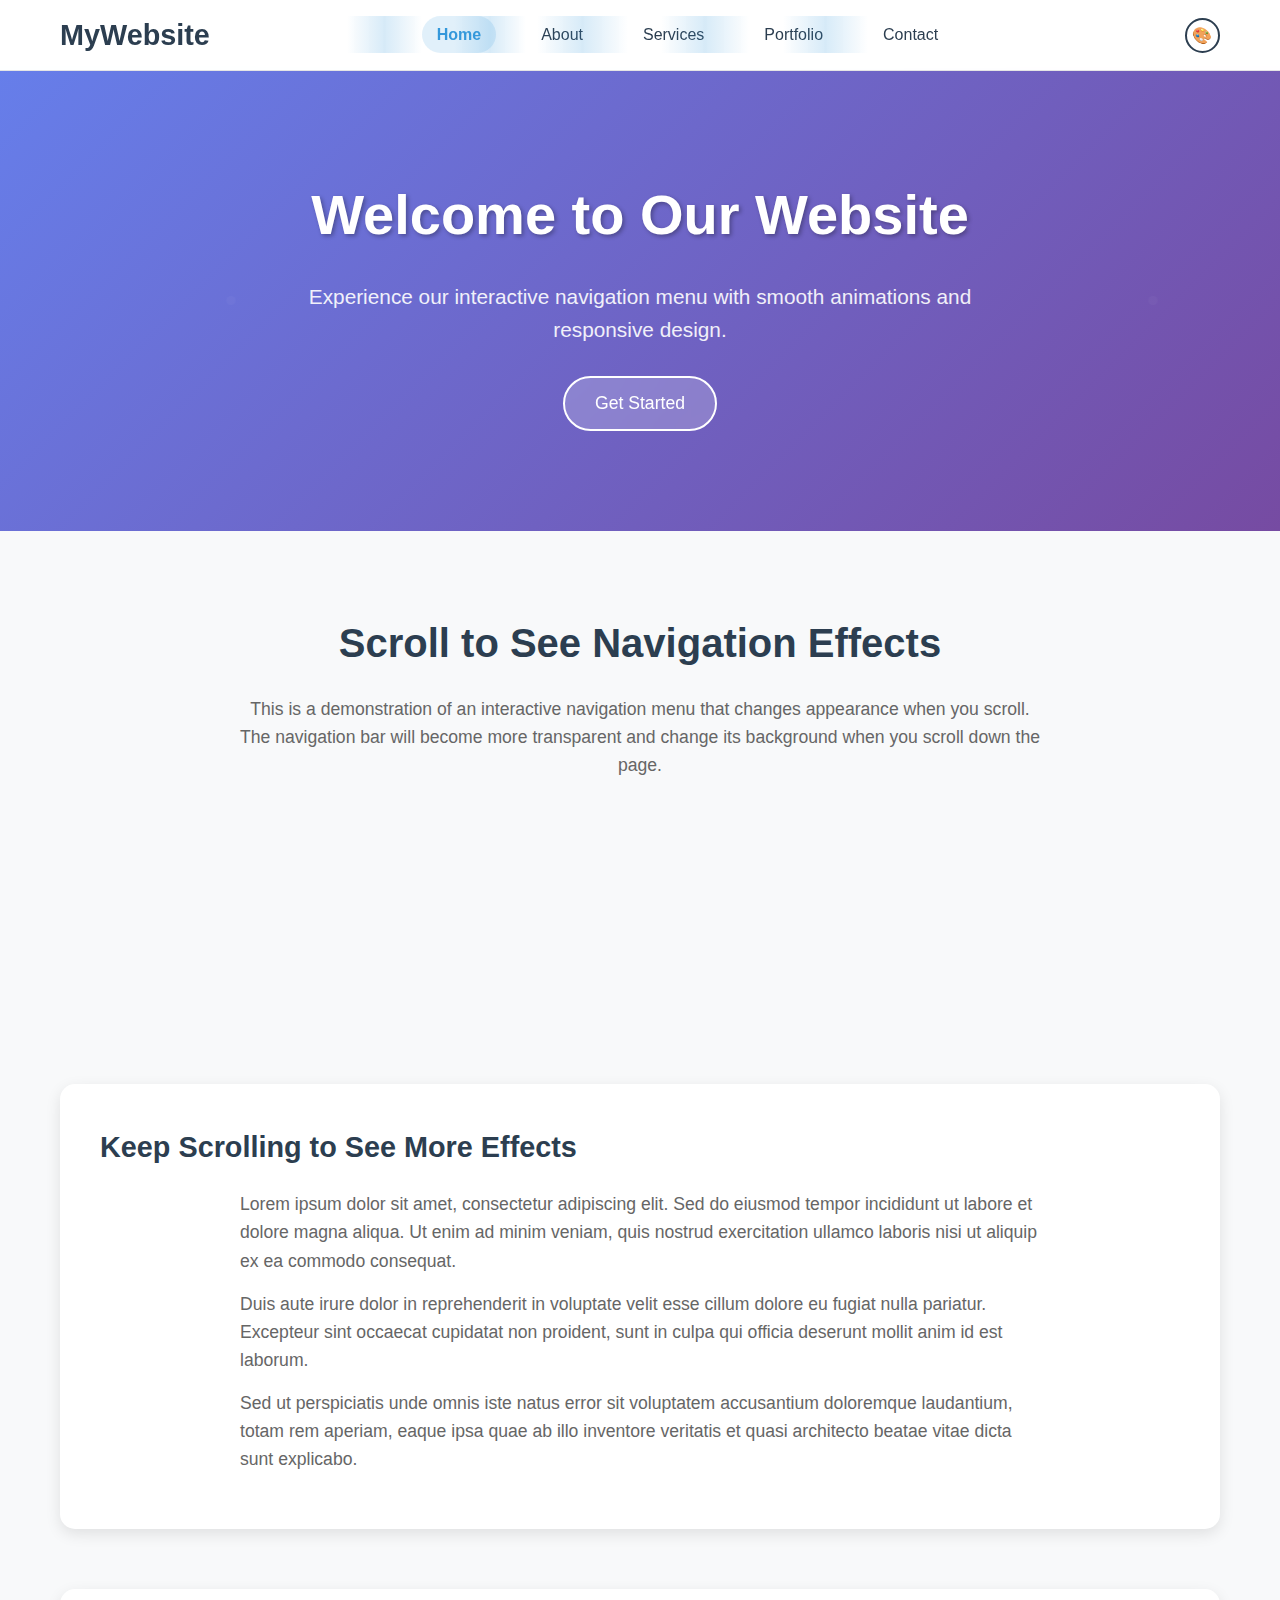
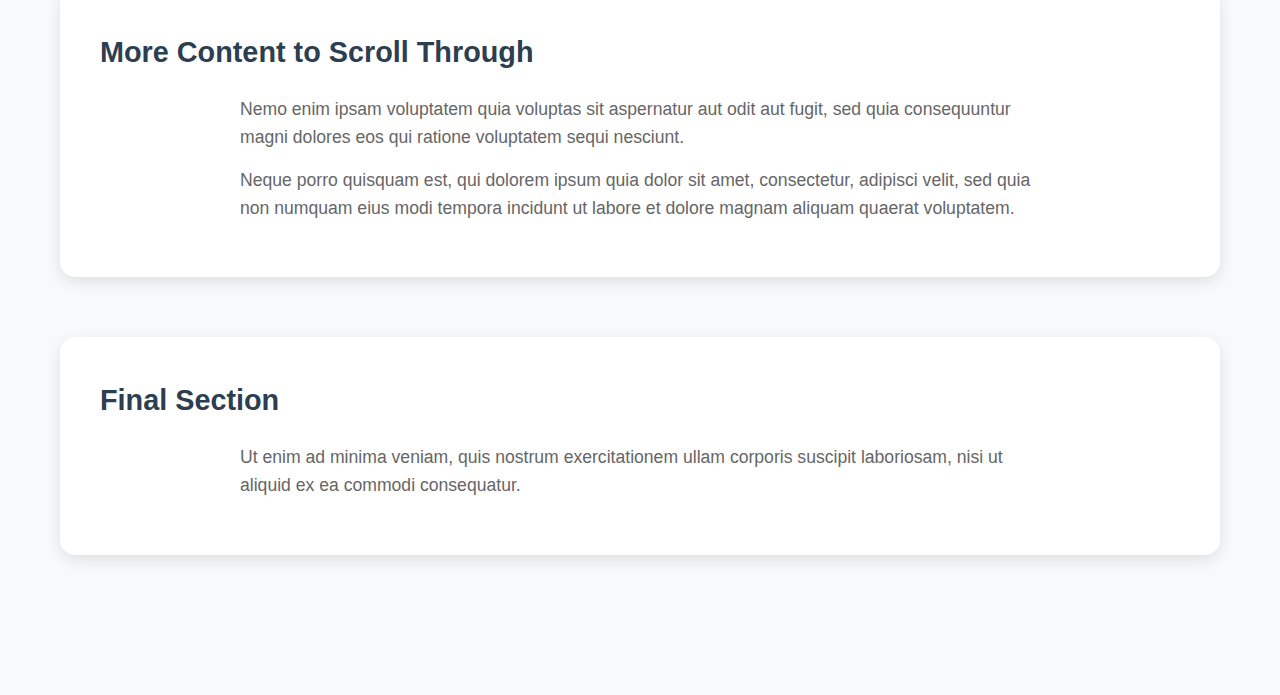
<file: index.html>
<!DOCTYPE html>
<html lang="en">
<head>
    <meta charset="UTF-8">
    <meta name="viewport" content="width=device-width, initial-scale=1.0">
    <title>Interactive Navigation Menu</title>
    <link rel="stylesheet" href="styles.css">
</head>
<body>
    <!-- Navigation Menu -->
    <nav class="navbar" id="navbar">
        <div class="nav-container">
            <div class="nav-logo">
                <a href="index.html">MyWebsite</a>
            </div>
            <ul class="nav-menu" id="nav-menu">
                <li class="nav-item">
                    <a href="index.html" class="nav-link active">Home</a>
                </li>
                <li class="nav-item">
                    <a href="about.html" class="nav-link">About</a>
                </li>
                <li class="nav-item">
                    <a href="services.html" class="nav-link">Services</a>
                </li>
                <li class="nav-item">
                    <a href="portfolio.html" class="nav-link">Portfolio</a>
                </li>
                <li class="nav-item">
                    <a href="contact.html" class="nav-link">Contact</a>
                </li>
            </ul>
            <div class="color-picker">
                <button class="color-picker-btn" id="color-picker-btn">🎨</button>
                <div class="color-options" id="color-options">
                    <div class="color-option active" data-color="default" title="Default"></div>
                    <div class="color-option" data-color="blue" title="Blue"></div>
                    <div class="color-option" data-color="green" title="Green"></div>
                    <div class="color-option" data-color="purple" title="Purple"></div>
                    <div class="color-option" data-color="orange" title="Orange"></div>
                    <div class="color-option" data-color="red" title="Red"></div>
                </div>
            </div>
            <div class="nav-toggle" id="mobile-menu">
                <span class="bar"></span>
                <span class="bar"></span>
                <span class="bar"></span>
            </div>
        </div>
    </nav>

    <!-- Main Content -->
    <main class="main-content">
        <section class="hero">
            <div class="hero-content">
                <h1>Welcome to Our Website</h1>
                <p>Experience our interactive navigation menu with smooth animations and responsive design.</p>
                <button class="cta-button">Get Started</button>
            </div>
        </section>

        <section class="content-section">
            <div class="container">
                <h2>Scroll to See Navigation Effects</h2>
                <p>This is a demonstration of an interactive navigation menu that changes appearance when you scroll. The navigation bar will become more transparent and change its background when you scroll down the page.</p>
                
                <div class="feature-grid">
                    <div class="feature-card">
                        <h3>Fixed Position</h3>
                        <p>The navigation stays visible at all times as you scroll through the page.</p>
                    </div>
                    <div class="feature-card">
                        <h3>Hover Effects</h3>
                        <p>Menu items have smooth hover animations with color transitions.</p>
                    </div>
                    <div class="feature-card">
                        <h3>Scroll Detection</h3>
                        <p>The navigation changes style based on scroll position for better UX.</p>
                    </div>
                    <div class="feature-card">
                        <h3>Responsive Design</h3>
                        <p>Works perfectly on desktop, tablet, and mobile devices.</p>
                    </div>
                </div>

                <div class="spacer">
                    <h3>Keep Scrolling to See More Effects</h3>
                    <p>Lorem ipsum dolor sit amet, consectetur adipiscing elit. Sed do eiusmod tempor incididunt ut labore et dolore magna aliqua. Ut enim ad minim veniam, quis nostrud exercitation ullamco laboris nisi ut aliquip ex ea commodo consequat.</p>
                    <p>Duis aute irure dolor in reprehenderit in voluptate velit esse cillum dolore eu fugiat nulla pariatur. Excepteur sint occaecat cupidatat non proident, sunt in culpa qui officia deserunt mollit anim id est laborum.</p>
                    <p>Sed ut perspiciatis unde omnis iste natus error sit voluptatem accusantium doloremque laudantium, totam rem aperiam, eaque ipsa quae ab illo inventore veritatis et quasi architecto beatae vitae dicta sunt explicabo.</p>
                </div>

                <div class="spacer">
                    <h3>More Content to Scroll Through</h3>
                    <p>Nemo enim ipsam voluptatem quia voluptas sit aspernatur aut odit aut fugit, sed quia consequuntur magni dolores eos qui ratione voluptatem sequi nesciunt.</p>
                    <p>Neque porro quisquam est, qui dolorem ipsum quia dolor sit amet, consectetur, adipisci velit, sed quia non numquam eius modi tempora incidunt ut labore et dolore magnam aliquam quaerat voluptatem.</p>
                </div>

                <div class="spacer">
                    <h3>Final Section</h3>
                    <p>Ut enim ad minima veniam, quis nostrum exercitationem ullam corporis suscipit laboriosam, nisi ut aliquid ex ea commodi consequatur.</p>
                </div>
            </div>
        </section>
    </main>

    <script src="script.js"></script>
</body>
</html>
</file>
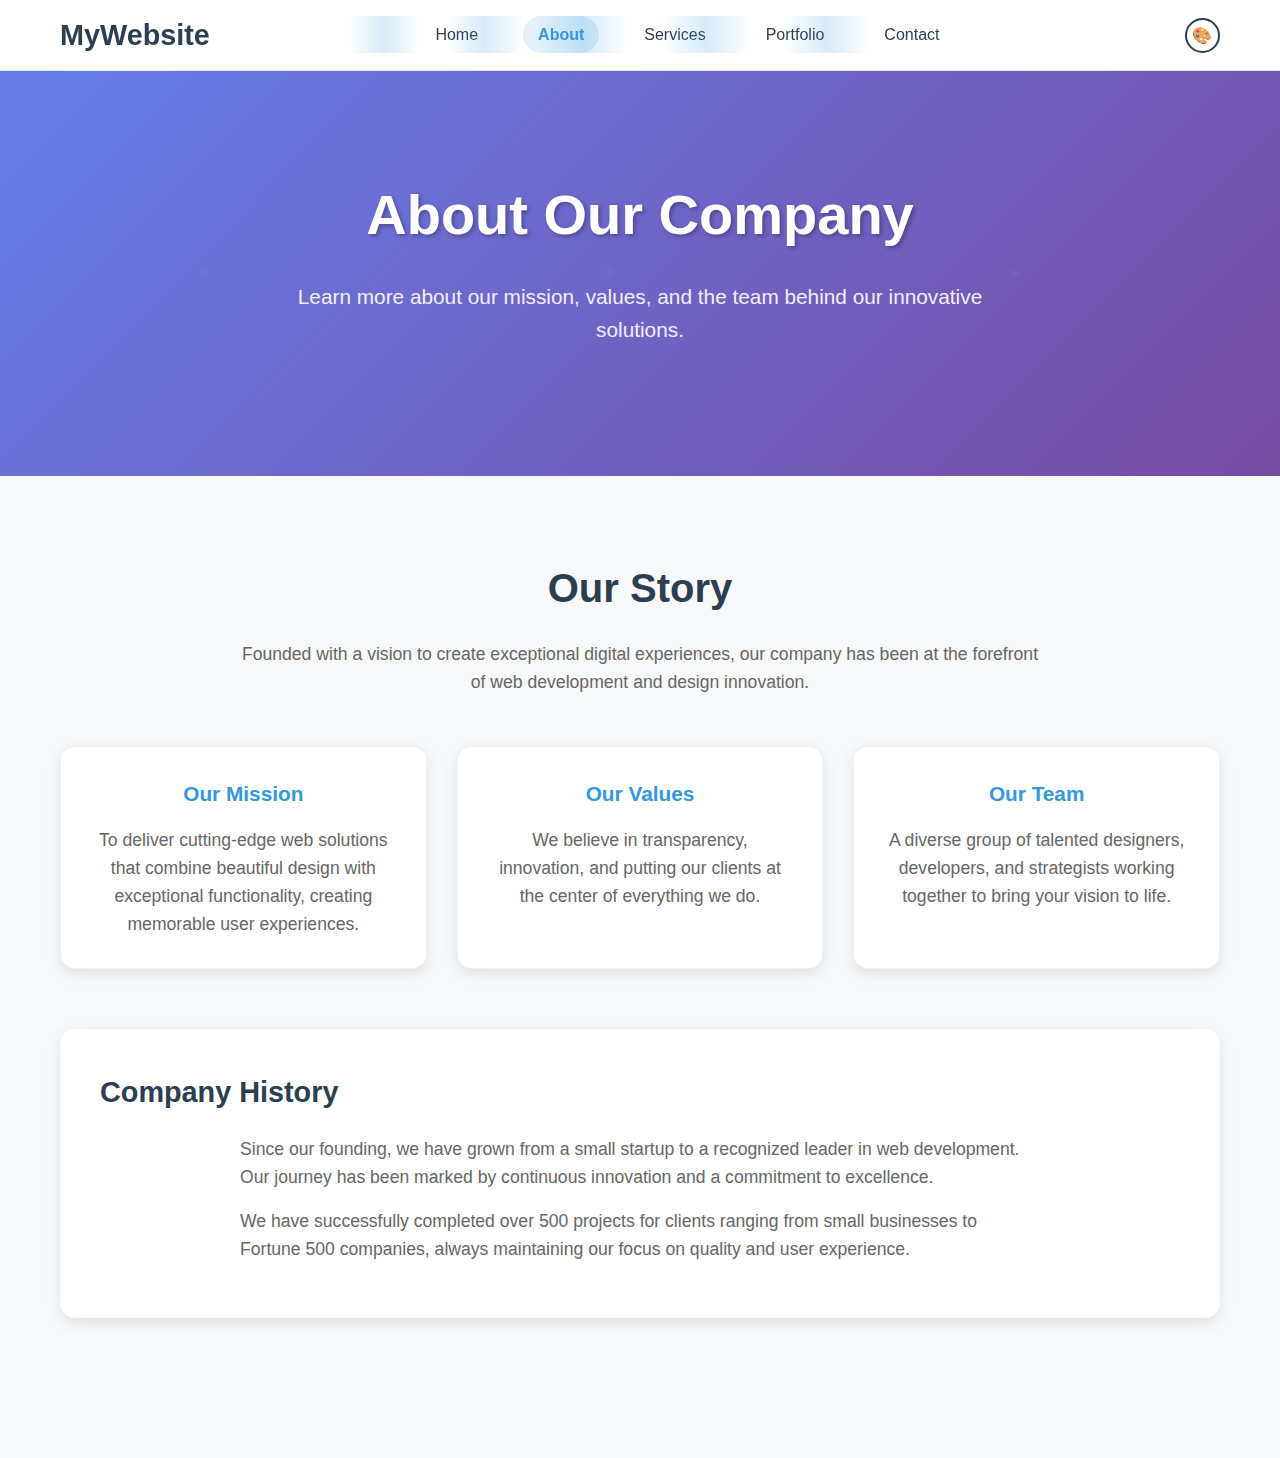
<file: about.html>
<!DOCTYPE html>
<html lang="en">
<head>
    <meta charset="UTF-8">
    <meta name="viewport" content="width=device-width, initial-scale=1.0">
    <title>About Us - Interactive Navigation Menu</title>
    <link rel="stylesheet" href="styles.css">
</head>
<body>
    <!-- Navigation Menu -->
    <nav class="navbar" id="navbar">
        <div class="nav-container">
            <div class="nav-logo">
                <a href="index.html">MyWebsite</a>
            </div>
            <ul class="nav-menu" id="nav-menu">
                <li class="nav-item">
                    <a href="index.html" class="nav-link">Home</a>
                </li>
                <li class="nav-item">
                    <a href="about.html" class="nav-link active">About</a>
                </li>
                <li class="nav-item">
                    <a href="services.html" class="nav-link">Services</a>
                </li>
                <li class="nav-item">
                    <a href="portfolio.html" class="nav-link">Portfolio</a>
                </li>
                <li class="nav-item">
                    <a href="contact.html" class="nav-link">Contact</a>
                </li>
            </ul>
            <div class="color-picker">
                <button class="color-picker-btn" id="color-picker-btn">🎨</button>
                <div class="color-options" id="color-options">
                    <div class="color-option active" data-color="default" title="Default"></div>
                    <div class="color-option" data-color="blue" title="Blue"></div>
                    <div class="color-option" data-color="green" title="Green"></div>
                    <div class="color-option" data-color="purple" title="Purple"></div>
                    <div class="color-option" data-color="orange" title="Orange"></div>
                    <div class="color-option" data-color="red" title="Red"></div>
                </div>
            </div>
            <div class="nav-toggle" id="mobile-menu">
                <span class="bar"></span>
                <span class="bar"></span>
                <span class="bar"></span>
            </div>
        </div>
    </nav>

    <!-- Main Content -->
    <main class="main-content">
        <section class="hero">
            <div class="hero-content">
                <h1>About Our Company</h1>
                <p>Learn more about our mission, values, and the team behind our innovative solutions.</p>
            </div>
        </section>

        <section class="content-section">
            <div class="container">
                <h2>Our Story</h2>
                <p>Founded with a vision to create exceptional digital experiences, our company has been at the forefront of web development and design innovation.</p>
                
                <div class="feature-grid">
                    <div class="feature-card">
                        <h3>Our Mission</h3>
                        <p>To deliver cutting-edge web solutions that combine beautiful design with exceptional functionality, creating memorable user experiences.</p>
                    </div>
                    <div class="feature-card">
                        <h3>Our Values</h3>
                        <p>We believe in transparency, innovation, and putting our clients at the center of everything we do.</p>
                    </div>
                    <div class="feature-card">
                        <h3>Our Team</h3>
                        <p>A diverse group of talented designers, developers, and strategists working together to bring your vision to life.</p>
                    </div>
                </div>

                <div class="spacer">
                    <h3>Company History</h3>
                    <p>Since our founding, we have grown from a small startup to a recognized leader in web development. Our journey has been marked by continuous innovation and a commitment to excellence.</p>
                    <p>We have successfully completed over 500 projects for clients ranging from small businesses to Fortune 500 companies, always maintaining our focus on quality and user experience.</p>
                </div>
            </div>
        </section>
    </main>

    <script src="script.js"></script>
</body>
</html>
</file>
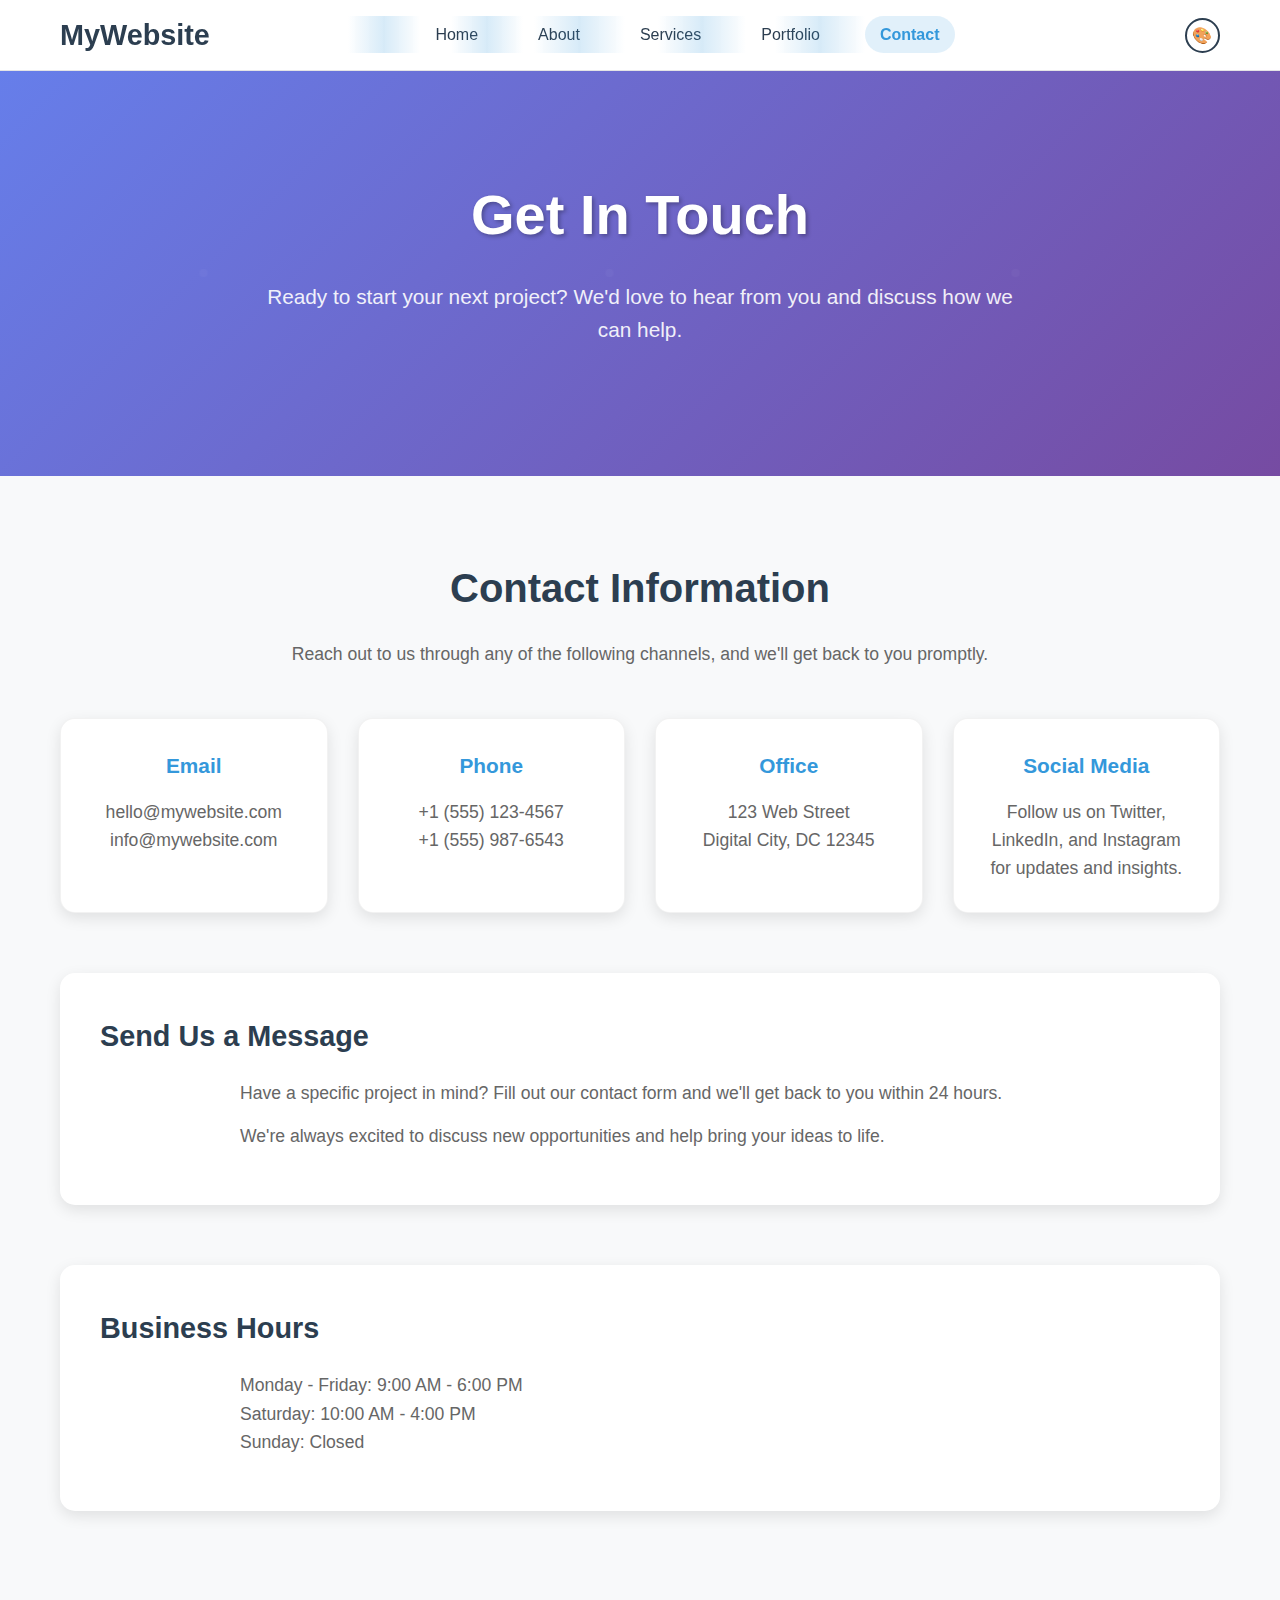
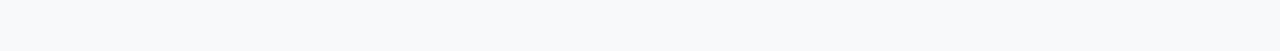
<file: contact.html>
<!DOCTYPE html>
<html lang="en">
<head>
    <meta charset="UTF-8">
    <meta name="viewport" content="width=device-width, initial-scale=1.0">
    <title>Contact - Interactive Navigation Menu</title>
    <link rel="stylesheet" href="styles.css">
</head>
<body>
    <!-- Navigation Menu -->
    <nav class="navbar" id="navbar">
        <div class="nav-container">
            <div class="nav-logo">
                <a href="index.html">MyWebsite</a>
            </div>
            <ul class="nav-menu" id="nav-menu">
                <li class="nav-item">
                    <a href="index.html" class="nav-link">Home</a>
                </li>
                <li class="nav-item">
                    <a href="about.html" class="nav-link">About</a>
                </li>
                <li class="nav-item">
                    <a href="services.html" class="nav-link">Services</a>
                </li>
                <li class="nav-item">
                    <a href="portfolio.html" class="nav-link">Portfolio</a>
                </li>
                <li class="nav-item">
                    <a href="contact.html" class="nav-link active">Contact</a>
                </li>
            </ul>
            <div class="color-picker">
                <button class="color-picker-btn" id="color-picker-btn">🎨</button>
                <div class="color-options" id="color-options">
                    <div class="color-option active" data-color="default" title="Default"></div>
                    <div class="color-option" data-color="blue" title="Blue"></div>
                    <div class="color-option" data-color="green" title="Green"></div>
                    <div class="color-option" data-color="purple" title="Purple"></div>
                    <div class="color-option" data-color="orange" title="Orange"></div>
                    <div class="color-option" data-color="red" title="Red"></div>
                </div>
            </div>
            <div class="nav-toggle" id="mobile-menu">
                <span class="bar"></span>
                <span class="bar"></span>
                <span class="bar"></span>
            </div>
        </div>
    </nav>

    <!-- Main Content -->
    <main class="main-content">
        <section class="hero">
            <div class="hero-content">
                <h1>Get In Touch</h1>
                <p>Ready to start your next project? We'd love to hear from you and discuss how we can help.</p>
            </div>
        </section>

        <section class="content-section">
            <div class="container">
                <h2>Contact Information</h2>
                <p>Reach out to us through any of the following channels, and we'll get back to you promptly.</p>
                
                <div class="feature-grid">
                    <div class="feature-card">
                        <h3>Email</h3>
                        <p>hello@mywebsite.com<br>info@mywebsite.com</p>
                    </div>
                    <div class="feature-card">
                        <h3>Phone</h3>
                        <p>+1 (555) 123-4567<br>+1 (555) 987-6543</p>
                    </div>
                    <div class="feature-card">
                        <h3>Office</h3>
                        <p>123 Web Street<br>Digital City, DC 12345</p>
                    </div>
                    <div class="feature-card">
                        <h3>Social Media</h3>
                        <p>Follow us on Twitter, LinkedIn, and Instagram for updates and insights.</p>
                    </div>
                </div>

                <div class="spacer">
                    <h3>Send Us a Message</h3>
                    <p>Have a specific project in mind? Fill out our contact form and we'll get back to you within 24 hours.</p>
                    <p>We're always excited to discuss new opportunities and help bring your ideas to life.</p>
                </div>

                <div class="spacer">
                    <h3>Business Hours</h3>
                    <p>Monday - Friday: 9:00 AM - 6:00 PM<br>Saturday: 10:00 AM - 4:00 PM<br>Sunday: Closed</p>
                </div>
            </div>
        </section>
    </main>

    <script src="script.js"></script>
</body>
</html>
</file>
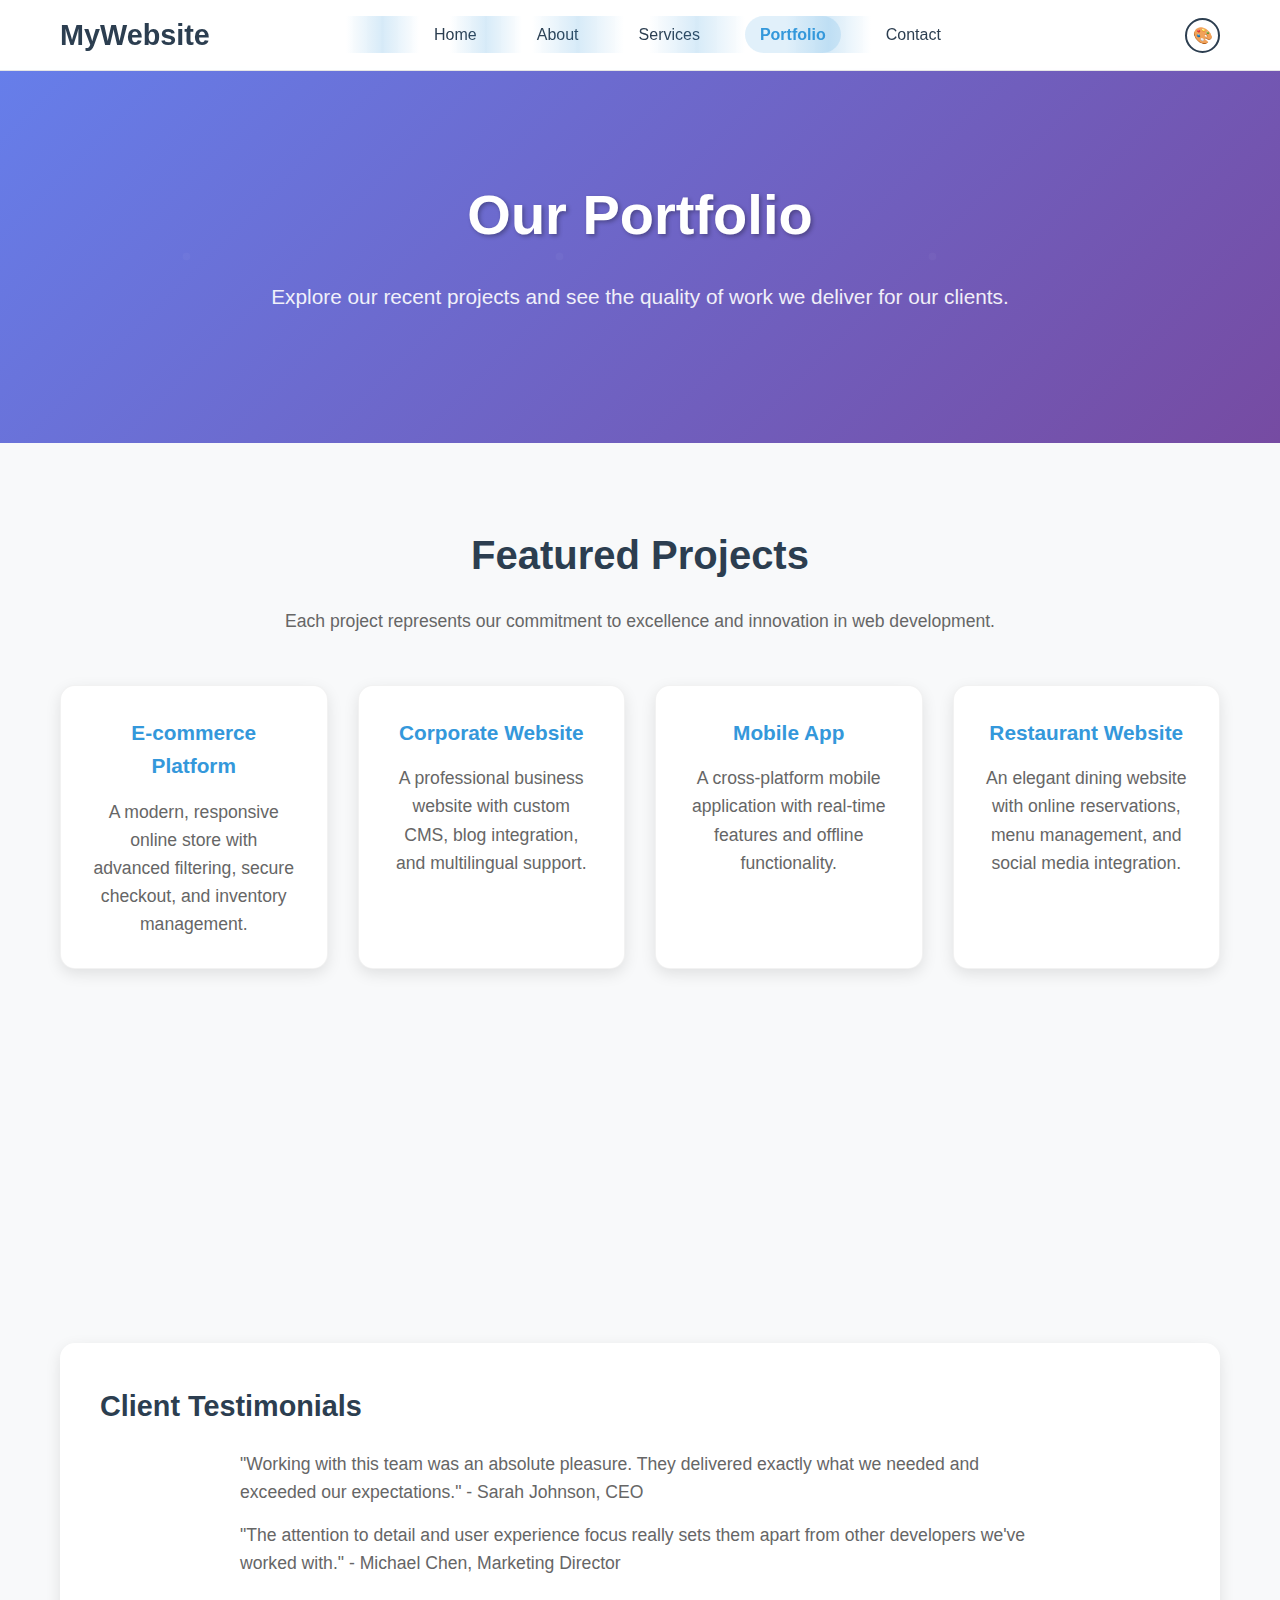
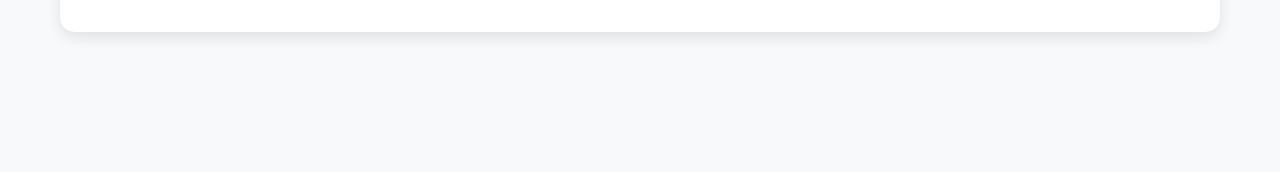
<file: portfolio.html>
<!DOCTYPE html>
<html lang="en">
<head>
    <meta charset="UTF-8">
    <meta name="viewport" content="width=device-width, initial-scale=1.0">
    <title>Portfolio - Interactive Navigation Menu</title>
    <link rel="stylesheet" href="styles.css">
</head>
<body>
    <!-- Navigation Menu -->
    <nav class="navbar" id="navbar">
        <div class="nav-container">
            <div class="nav-logo">
                <a href="index.html">MyWebsite</a>
            </div>
            <ul class="nav-menu" id="nav-menu">
                <li class="nav-item">
                    <a href="index.html" class="nav-link">Home</a>
                </li>
                <li class="nav-item">
                    <a href="about.html" class="nav-link">About</a>
                </li>
                <li class="nav-item">
                    <a href="services.html" class="nav-link">Services</a>
                </li>
                <li class="nav-item">
                    <a href="portfolio.html" class="nav-link active">Portfolio</a>
                </li>
                <li class="nav-item">
                    <a href="contact.html" class="nav-link">Contact</a>
                </li>
            </ul>
            <div class="color-picker">
                <button class="color-picker-btn" id="color-picker-btn">🎨</button>
                <div class="color-options" id="color-options">
                    <div class="color-option active" data-color="default" title="Default"></div>
                    <div class="color-option" data-color="blue" title="Blue"></div>
                    <div class="color-option" data-color="green" title="Green"></div>
                    <div class="color-option" data-color="purple" title="Purple"></div>
                    <div class="color-option" data-color="orange" title="Orange"></div>
                    <div class="color-option" data-color="red" title="Red"></div>
                </div>
            </div>
            <div class="nav-toggle" id="mobile-menu">
                <span class="bar"></span>
                <span class="bar"></span>
                <span class="bar"></span>
            </div>
        </div>
    </nav>

    <!-- Main Content -->
    <main class="main-content">
        <section class="hero">
            <div class="hero-content">
                <h1>Our Portfolio</h1>
                <p>Explore our recent projects and see the quality of work we deliver for our clients.</p>
            </div>
        </section>

        <section class="content-section">
            <div class="container">
                <h2>Featured Projects</h2>
                <p>Each project represents our commitment to excellence and innovation in web development.</p>
                
                <div class="feature-grid">
                    <div class="feature-card">
                        <h3>E-commerce Platform</h3>
                        <p>A modern, responsive online store with advanced filtering, secure checkout, and inventory management.</p>
                    </div>
                    <div class="feature-card">
                        <h3>Corporate Website</h3>
                        <p>A professional business website with custom CMS, blog integration, and multilingual support.</p>
                    </div>
                    <div class="feature-card">
                        <h3>Mobile App</h3>
                        <p>A cross-platform mobile application with real-time features and offline functionality.</p>
                    </div>
                    <div class="feature-card">
                        <h3>Restaurant Website</h3>
                        <p>An elegant dining website with online reservations, menu management, and social media integration.</p>
                    </div>
                    <div class="feature-card">
                        <h3>Portfolio Site</h3>
                        <p>A creative portfolio website showcasing artwork with smooth animations and interactive galleries.</p>
                    </div>
                    <div class="feature-card">
                        <h3>Educational Platform</h3>
                        <p>An online learning management system with course tracking, assessments, and progress monitoring.</p>
                    </div>
                </div>

                <div class="spacer">
                    <h3>Client Testimonials</h3>
                    <p>"Working with this team was an absolute pleasure. They delivered exactly what we needed and exceeded our expectations." - Sarah Johnson, CEO</p>
                    <p>"The attention to detail and user experience focus really sets them apart from other developers we've worked with." - Michael Chen, Marketing Director</p>
                </div>
            </div>
        </section>
    </main>

    <script src="script.js"></script>
</body>
</html>
</file>
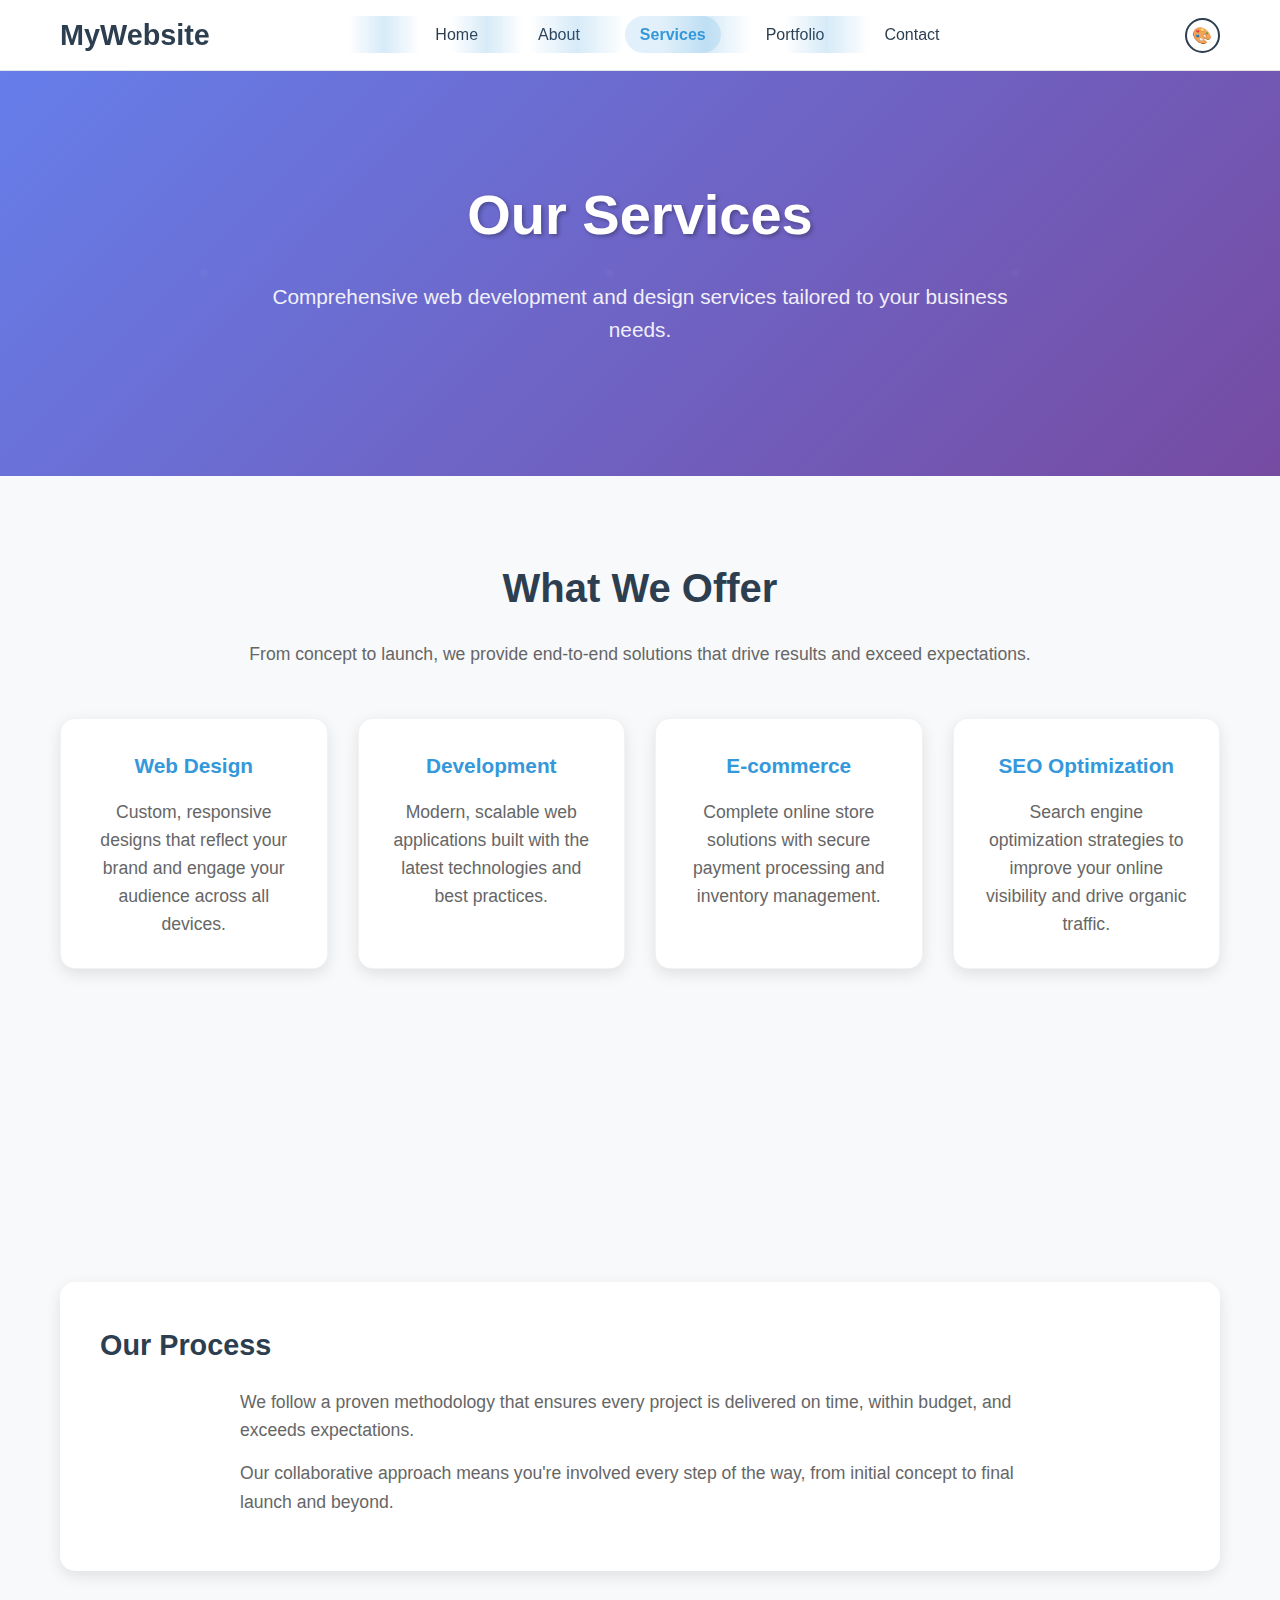
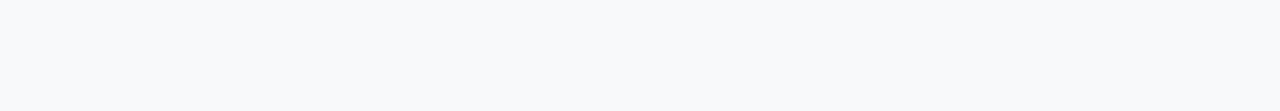
<file: services.html>
<!DOCTYPE html>
<html lang="en">
<head>
    <meta charset="UTF-8">
    <meta name="viewport" content="width=device-width, initial-scale=1.0">
    <title>Services - Interactive Navigation Menu</title>
    <link rel="stylesheet" href="styles.css">
</head>
<body>
    <!-- Navigation Menu -->
    <nav class="navbar" id="navbar">
        <div class="nav-container">
            <div class="nav-logo">
                <a href="index.html">MyWebsite</a>
            </div>
            <ul class="nav-menu" id="nav-menu">
                <li class="nav-item">
                    <a href="index.html" class="nav-link">Home</a>
                </li>
                <li class="nav-item">
                    <a href="about.html" class="nav-link">About</a>
                </li>
                <li class="nav-item">
                    <a href="services.html" class="nav-link active">Services</a>
                </li>
                <li class="nav-item">
                    <a href="portfolio.html" class="nav-link">Portfolio</a>
                </li>
                <li class="nav-item">
                    <a href="contact.html" class="nav-link">Contact</a>
                </li>
            </ul>
            <div class="color-picker">
                <button class="color-picker-btn" id="color-picker-btn">🎨</button>
                <div class="color-options" id="color-options">
                    <div class="color-option active" data-color="default" title="Default"></div>
                    <div class="color-option" data-color="blue" title="Blue"></div>
                    <div class="color-option" data-color="green" title="Green"></div>
                    <div class="color-option" data-color="purple" title="Purple"></div>
                    <div class="color-option" data-color="orange" title="Orange"></div>
                    <div class="color-option" data-color="red" title="Red"></div>
                </div>
            </div>
            <div class="nav-toggle" id="mobile-menu">
                <span class="bar"></span>
                <span class="bar"></span>
                <span class="bar"></span>
            </div>
        </div>
    </nav>

    <!-- Main Content -->
    <main class="main-content">
        <section class="hero">
            <div class="hero-content">
                <h1>Our Services</h1>
                <p>Comprehensive web development and design services tailored to your business needs.</p>
            </div>
        </section>

        <section class="content-section">
            <div class="container">
                <h2>What We Offer</h2>
                <p>From concept to launch, we provide end-to-end solutions that drive results and exceed expectations.</p>
                
                <div class="feature-grid">
                    <div class="feature-card">
                        <h3>Web Design</h3>
                        <p>Custom, responsive designs that reflect your brand and engage your audience across all devices.</p>
                    </div>
                    <div class="feature-card">
                        <h3>Development</h3>
                        <p>Modern, scalable web applications built with the latest technologies and best practices.</p>
                    </div>
                    <div class="feature-card">
                        <h3>E-commerce</h3>
                        <p>Complete online store solutions with secure payment processing and inventory management.</p>
                    </div>
                    <div class="feature-card">
                        <h3>SEO Optimization</h3>
                        <p>Search engine optimization strategies to improve your online visibility and drive organic traffic.</p>
                    </div>
                    <div class="feature-card">
                        <h3>Maintenance</h3>
                        <p>Ongoing support and maintenance to keep your website running smoothly and securely.</p>
                    </div>
                    <div class="feature-card">
                        <h3>Consulting</h3>
                        <p>Strategic guidance to help you make informed decisions about your digital presence.</p>
                    </div>
                </div>

                <div class="spacer">
                    <h3>Our Process</h3>
                    <p>We follow a proven methodology that ensures every project is delivered on time, within budget, and exceeds expectations.</p>
                    <p>Our collaborative approach means you're involved every step of the way, from initial concept to final launch and beyond.</p>
                </div>
            </div>
        </section>
    </main>

    <script src="script.js"></script>
</body>
</html>
</file>
<file: styles.css>
/* Reset and Base Styles */
* {
    margin: 0;
    padding: 0;
    box-sizing: border-box;
}

body {
    font-family: 'Arial', sans-serif;
    line-height: 1.6;
    color: #333;
    background-color: #f8f9fa;
}

/* Navigation Styles */
.navbar {
    position: fixed;
    top: 0;
    width: 100%;
    background: rgba(255, 255, 255, 0.95);
    backdrop-filter: blur(10px);
    border-bottom: 1px solid rgba(0, 0, 0, 0.1);
    z-index: 1000;
    transition: all 0.3s ease;
    padding: 0;
}

.navbar.scrolled {
    background: rgba(255, 255, 255, 0.98);
    box-shadow: 0 2px 20px rgba(0, 0, 0, 0.1);
    border-bottom: 1px solid rgba(0, 0, 0, 0.15);
}

/* Navigation Color Themes */
.navbar.theme-blue {
    background: rgba(52, 152, 219, 0.95);
    border-bottom: 1px solid rgba(52, 152, 219, 0.3);
}

.navbar.theme-blue.scrolled {
    background: rgba(52, 152, 219, 0.98);
    box-shadow: 0 2px 20px rgba(52, 152, 219, 0.2);
    border-bottom: 1px solid rgba(52, 152, 219, 0.4);
}

.navbar.theme-green {
    background: rgba(46, 204, 113, 0.95);
    border-bottom: 1px solid rgba(46, 204, 113, 0.3);
}

.navbar.theme-green.scrolled {
    background: rgba(46, 204, 113, 0.98);
    box-shadow: 0 2px 20px rgba(46, 204, 113, 0.2);
    border-bottom: 1px solid rgba(46, 204, 113, 0.4);
}

.navbar.theme-purple {
    background: rgba(155, 89, 182, 0.95);
    border-bottom: 1px solid rgba(155, 89, 182, 0.3);
}

.navbar.theme-purple.scrolled {
    background: rgba(155, 89, 182, 0.98);
    box-shadow: 0 2px 20px rgba(155, 89, 182, 0.2);
    border-bottom: 1px solid rgba(155, 89, 182, 0.4);
}

.navbar.theme-orange {
    background: rgba(230, 126, 34, 0.95);
    border-bottom: 1px solid rgba(230, 126, 34, 0.3);
}

.navbar.theme-orange.scrolled {
    background: rgba(230, 126, 34, 0.98);
    box-shadow: 0 2px 20px rgba(230, 126, 34, 0.2);
    border-bottom: 1px solid rgba(230, 126, 34, 0.4);
}

.navbar.theme-red {
    background: rgba(231, 76, 60, 0.95);
    border-bottom: 1px solid rgba(231, 76, 60, 0.3);
}

.navbar.theme-red.scrolled {
    background: rgba(231, 76, 60, 0.98);
    box-shadow: 0 2px 20px rgba(231, 76, 60, 0.2);
    border-bottom: 1px solid rgba(231, 76, 60, 0.4);
}

.nav-container {
    max-width: 1200px;
    margin: 0 auto;
    padding: 0 20px;
    display: flex;
    justify-content: space-between;
    align-items: center;
    height: 70px;
}

.nav-logo a {
    font-size: 1.8rem;
    font-weight: bold;
    color: #2c3e50;
    text-decoration: none;
    transition: color 0.3s ease;
}

.nav-logo a:hover {
    color: #3498db;
}

/* Color Picker Button */
.color-picker {
    position: relative;
    margin-left: 20px;
}

.color-picker-btn {
    background: none;
    border: 2px solid #2c3e50;
    border-radius: 50%;
    width: 35px;
    height: 35px;
    cursor: pointer;
    transition: all 0.3s ease;
    display: flex;
    align-items: center;
    justify-content: center;
    font-size: 16px;
    color: #2c3e50;
}

.color-picker-btn:hover {
    transform: scale(1.1);
    box-shadow: 0 2px 8px rgba(0, 0, 0, 0.2);
}

.color-options {
    position: absolute;
    top: 100%;
    right: 0;
    background: white;
    border-radius: 10px;
    box-shadow: 0 5px 20px rgba(0, 0, 0, 0.15);
    padding: 10px;
    display: none;
    flex-wrap: wrap;
    gap: 8px;
    min-width: 200px;
    z-index: 1001;
    margin-top: 5px;
}

.color-options.show {
    display: flex;
}

.color-option {
    width: 30px;
    height: 30px;
    border-radius: 50%;
    border: 2px solid transparent;
    cursor: pointer;
    transition: all 0.3s ease;
    position: relative;
}

.color-option:hover {
    transform: scale(1.1);
    border-color: #333;
}

.color-option.active {
    border-color: #333;
    box-shadow: 0 0 0 2px white, 0 0 0 4px #333;
}

.color-option[data-color="default"] {
    background: linear-gradient(45deg, #f8f9fa, #e9ecef);
}

.color-option[data-color="blue"] {
    background: #3498db;
}

.color-option[data-color="green"] {
    background: #2ecc71;
}

.color-option[data-color="purple"] {
    background: #9b59b6;
}

.color-option[data-color="orange"] {
    background: #e67e22;
}

.color-option[data-color="red"] {
    background: #e74c3c;
}

.nav-menu {
    display: flex;
    list-style: none;
    margin: 0;
    padding: 0;
}

.nav-item {
    margin: 0 15px;
}

.nav-link {
    color: #2c3e50;
    text-decoration: none;
    font-weight: 500;
    padding: 10px 15px;
    border-radius: 25px;
    transition: all 0.3s ease;
    position: relative;
    overflow: hidden;
}

.nav-link::before {
    content: '';
    position: absolute;
    top: 0;
    left: -100%;
    width: 100%;
    height: 100%;
    background: linear-gradient(90deg, transparent, rgba(52, 152, 219, 0.2), transparent);
    transition: left 0.5s ease;
}

.nav-link:hover::before {
    left: 100%;
}

.nav-link:hover {
    color: #3498db;
    background-color: rgba(52, 152, 219, 0.1);
    transform: translateY(-2px);
}

.nav-link.active {
    color: #3498db;
    background-color: rgba(52, 152, 219, 0.15);
    font-weight: 600;
}

/* Mobile Menu Toggle */
.nav-toggle {
    display: none;
    flex-direction: column;
    cursor: pointer;
    padding: 5px;
}

.bar {
    width: 25px;
    height: 3px;
    background-color: #2c3e50;
    margin: 3px 0;
    transition: 0.3s;
    border-radius: 2px;
}

.nav-toggle.active .bar:nth-child(2) {
    opacity: 0;
}

.nav-toggle.active .bar:nth-child(1) {
    transform: translateY(8px) rotate(45deg);
}

.nav-toggle.active .bar:nth-child(3) {
    transform: translateY(-8px) rotate(-45deg);
}

/* Main Content */
.main-content {
    margin-top: 70px;
    min-height: calc(100vh - 70px);
}

/* Hero Section */
.hero {
    background: linear-gradient(135deg, #667eea 0%, #764ba2 100%);
    color: white;
    padding: 100px 0;
    text-align: center;
    position: relative;
    overflow: hidden;
}

.hero::before {
    content: '';
    position: absolute;
    top: 0;
    left: 0;
    right: 0;
    bottom: 0;
    background: url('data:image/svg+xml,<svg xmlns="http://www.w3.org/2000/svg" viewBox="0 0 100 100"><defs><pattern id="grain" width="100" height="100" patternUnits="userSpaceOnUse"><circle cx="50" cy="50" r="1" fill="white" opacity="0.1"/></pattern></defs><rect width="100" height="100" fill="url(%23grain)"/></svg>');
    opacity: 0.3;
}

.hero-content {
    position: relative;
    z-index: 1;
    max-width: 800px;
    margin: 0 auto;
    padding: 0 20px;
}

.hero h1 {
    font-size: 3.5rem;
    margin-bottom: 20px;
    font-weight: 700;
    text-shadow: 2px 2px 4px rgba(0, 0, 0, 0.3);
}

.hero p {
    font-size: 1.3rem;
    margin-bottom: 30px;
    opacity: 0.9;
}

.cta-button {
    background: rgba(255, 255, 255, 0.2);
    color: white;
    border: 2px solid white;
    padding: 15px 30px;
    font-size: 1.1rem;
    border-radius: 50px;
    cursor: pointer;
    transition: all 0.3s ease;
    backdrop-filter: blur(10px);
}

.cta-button:hover {
    background: white;
    color: #667eea;
    transform: translateY(-3px);
    box-shadow: 0 10px 25px rgba(0, 0, 0, 0.2);
}

/* Content Section */
.content-section {
    padding: 80px 0;
}

.container {
    max-width: 1200px;
    margin: 0 auto;
    padding: 0 20px;
}

.content-section h2 {
    text-align: center;
    font-size: 2.5rem;
    margin-bottom: 20px;
    color: #2c3e50;
}

.content-section p {
    text-align: center;
    font-size: 1.1rem;
    margin-bottom: 50px;
    color: #666;
    max-width: 800px;
    margin-left: auto;
    margin-right: auto;
}

/* Feature Grid */
.feature-grid {
    display: grid;
    grid-template-columns: repeat(auto-fit, minmax(250px, 1fr));
    gap: 30px;
    margin: 50px 0;
}

.feature-card {
    background: white;
    padding: 30px;
    border-radius: 15px;
    box-shadow: 0 5px 15px rgba(0, 0, 0, 0.1);
    text-align: center;
    transition: all 0.3s ease;
    border: 1px solid rgba(0, 0, 0, 0.05);
}

.feature-card:hover {
    transform: translateY(-10px);
    box-shadow: 0 15px 30px rgba(0, 0, 0, 0.15);
}

.feature-card h3 {
    color: #3498db;
    margin-bottom: 15px;
    font-size: 1.3rem;
}

.feature-card p {
    color: #666;
    line-height: 1.6;
    margin: 0;
}

/* Spacer Sections */
.spacer {
    margin: 60px 0;
    padding: 40px;
    background: white;
    border-radius: 15px;
    box-shadow: 0 5px 15px rgba(0, 0, 0, 0.1);
}

.spacer h3 {
    color: #2c3e50;
    margin-bottom: 20px;
    font-size: 1.8rem;
}

.spacer p {
    color: #666;
    margin-bottom: 15px;
    text-align: left;
}

/* Responsive Design */
@media screen and (max-width: 768px) {
    .nav-menu {
        position: fixed;
        left: -100%;
        top: 70px;
        flex-direction: column;
        background-color: rgba(255, 255, 255, 0.98);
        backdrop-filter: blur(10px);
        width: 100%;
        text-align: center;
        transition: 0.3s;
        box-shadow: 0 10px 27px rgba(0, 0, 0, 0.05);
        padding: 20px 0;
    }

    .nav-menu.active {
        left: 0;
    }

    .nav-item {
        margin: 10px 0;
    }

    .nav-toggle {
        display: flex;
    }

    .hero h1 {
        font-size: 2.5rem;
    }

    .hero p {
        font-size: 1.1rem;
    }

    .content-section h2 {
        font-size: 2rem;
    }

    .feature-grid {
        grid-template-columns: 1fr;
        gap: 20px;
    }

    .nav-container {
        padding: 0 15px;
    }

    .color-picker {
        margin-left: 10px;
    }

    .color-options {
        right: -50px;
        min-width: 180px;
    }
}

@media screen and (max-width: 480px) {
    .hero h1 {
        font-size: 2rem;
    }

    .hero p {
        font-size: 1rem;
    }

    .content-section {
        padding: 60px 0;
    }

    .spacer {
        padding: 20px;
        margin: 40px 0;
    }
}

/* Smooth scrolling */
html {
    scroll-behavior: smooth;
}

/* Custom scrollbar */
::-webkit-scrollbar {
    width: 8px;
}

::-webkit-scrollbar-track {
    background: #f1f1f1;
}

::-webkit-scrollbar-thumb {
    background: #3498db;
    border-radius: 4px;
}

::-webkit-scrollbar-thumb:hover {
    background: #2980b9;
}
</file>
